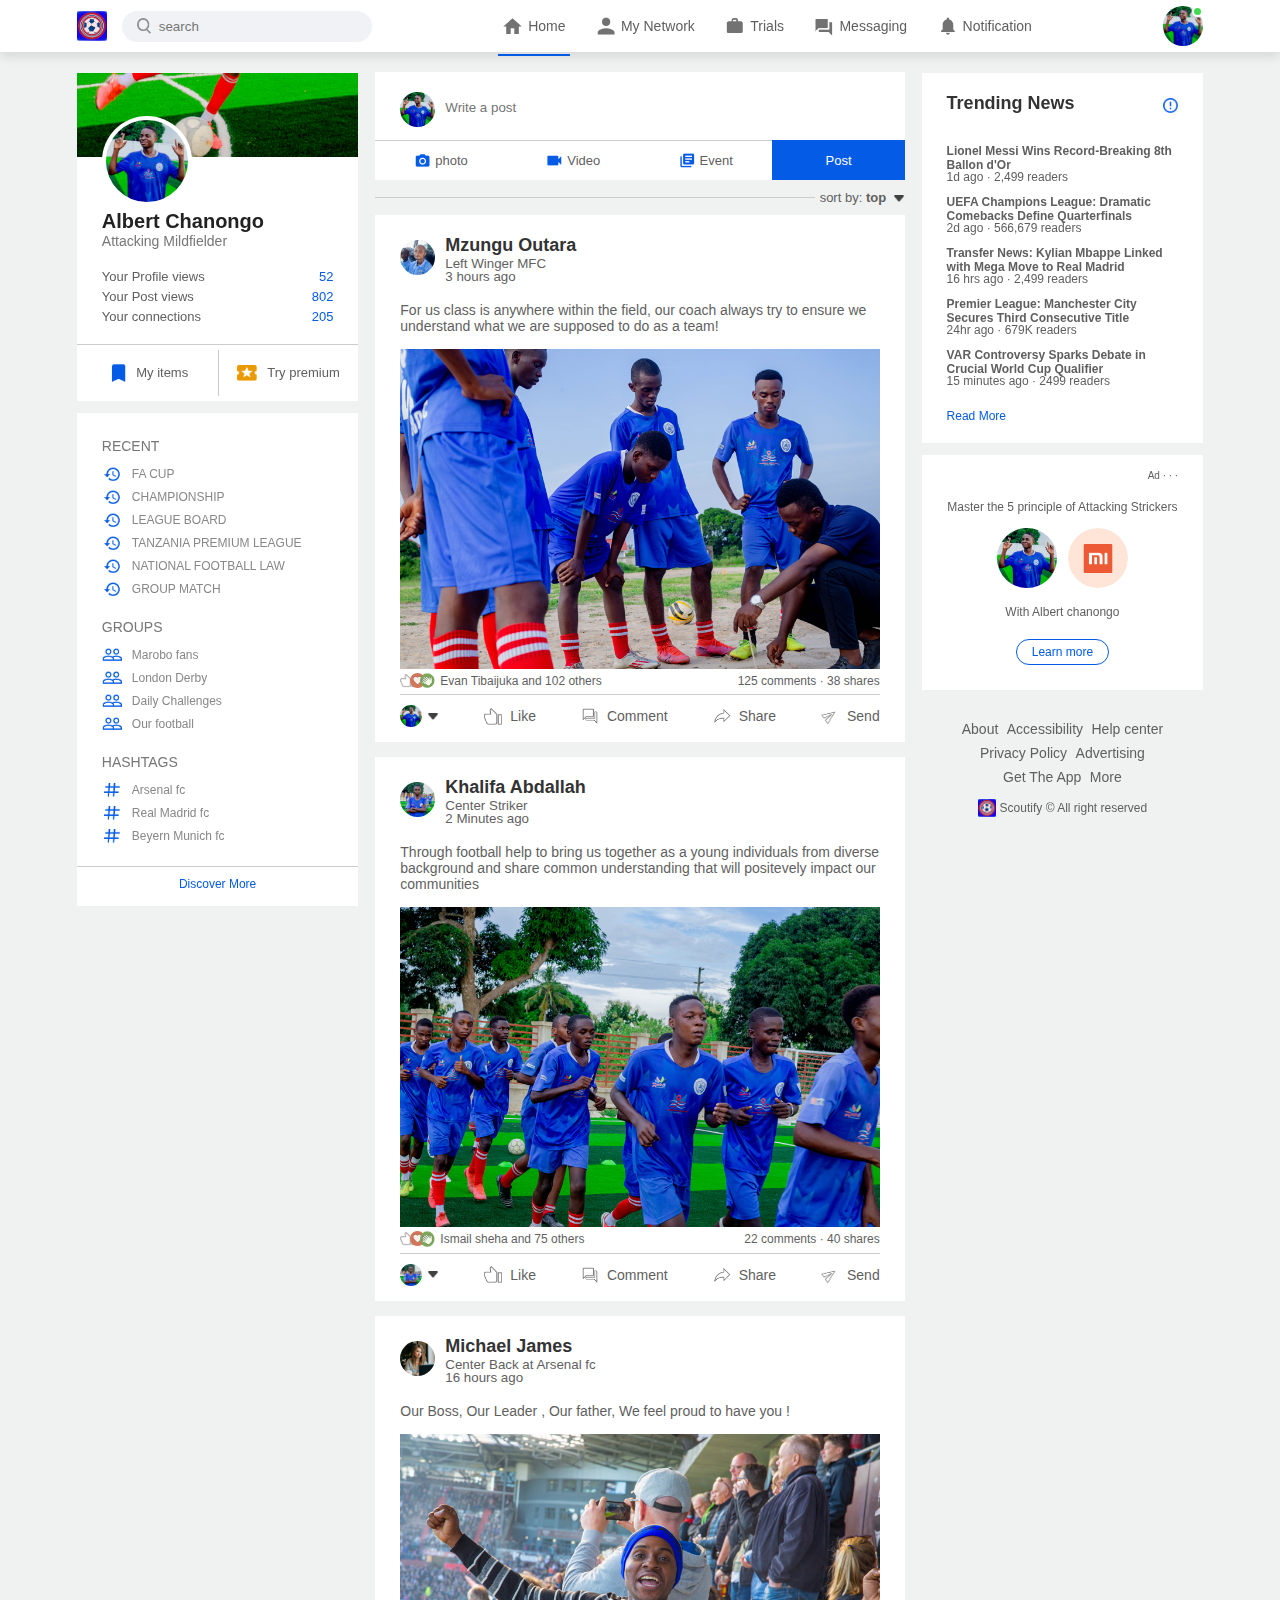
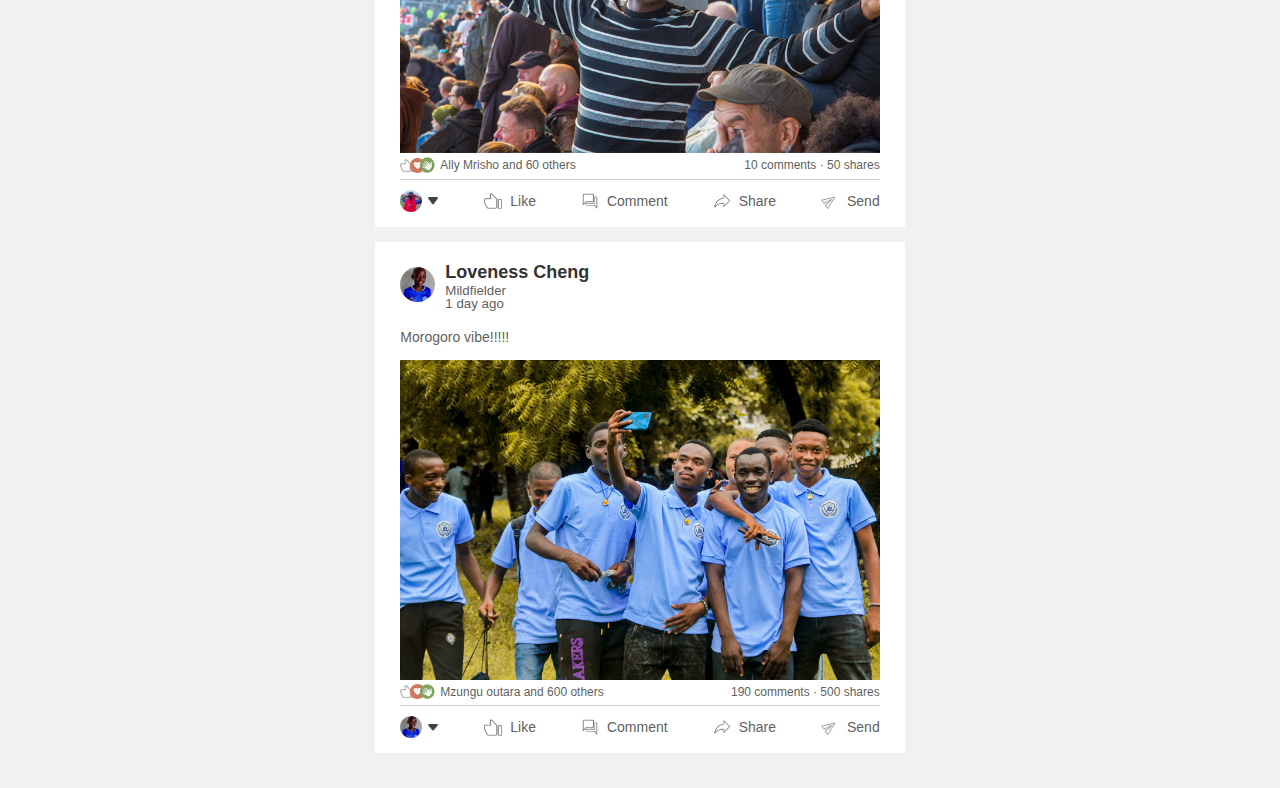
<file: index.html>
<!DOCTYPE html>
<html lang="en">
<head>
    <meta charset="UTF-8">
    <meta name="viewport" content="width=device-width, initial-scale=1.0">
    <link rel="stylesheet" href="style.css">
    <title>Scoutify</title>
</head>
<body>

    <nav class="navbar">
<div class="navbar-left">
    <a href="#" class="logo"><img src="images/logo 1.png"></a>

<div class="search-box">
    <img src="images/search.png">
    <input type="text" placeholder="search">
</div>

</div>
<div class="navbar-center">
    <ul>
        <li><a href="index.html" class="active-link"><img src="images/home.png" ><span>Home</span></a></li>
        <li><a href="#"><img src="images/network.png" ><span>My Network</span></a></li>
        <li><a href="#"><img src="images/jobs.png" ><span>Trials</span></a></li>
        <li><a href="#"><img src="images/message.png" ><span>Messaging</span></a></li>
        <li><a href="#"><img src="images/notification.png" ><span>Notification</span></a></li>
    </ul>
</div>
<div class="navbar-right">
    <div class="online">
        <img src="images/user-11.png" class="nav-profile-img" onclick="toggleMenu()">
    </div>
    
</div>
<!------------------------profile-drop-down-menu------------>
        <div class="profile-menu-wrap" id="profileMenu">
            <div class="profile-menu">
                <div class="user-info">
                    <img src="images/user-11.png">
                    <div>
                        <h3>Albert Chanongo</h3>
                        <a href="profile.html">see your profile</a>
                    </div>
                </div>
                <hr>
                <a href="#" class="profile-menu-link">
                    <img src="images/feedback.png">
                    <p>Give Feedback</p>
                    <span>></span>
                </a>
                <a href="#" class="profile-menu-link">
                    <img src="images/setting.png">
                    <p>Setting & Privacy</p>
                    <span>></span>
                </a>
                <a href="#" class="profile-menu-link">
                    <img src="images/help.png">
                    <p>Help & Support</p>
                    <span>></span>
                </a>
                <a href="#" class="profile-menu-link">
                    <img src="images/display.png">
                    <p>Display & Accessibility</p>
                    <span>></span>
                </a>
                <a href="#" class="profile-menu-link">
                    <img src="images/logout.png">
                    <p>Logout</p>
                    <span>></span>
                </a>
                </div>
            </div>
        </div>


    </nav>
    <!---------navbar close----------->
    
<div class="container">
    <!-----------------left-sidebar----------------->
    <div class="left-sidebar">
        <div class="sidebar-profile-box">
            <img src="images/cover-pic11.png" width="100%">
            <div class="sidebar-profile-info">
                <img src="images/user-11.png">
                <h1>Albert Chanongo</h1>
                <h3>Attacking Mildfielder</h3>
                <ul>
                    <li>Your Profile views<span>52</span></li>
                    <li>Your Post views<span>802</span></li>
                    <li>Your connections<span>205</span></li>
                </ul>
            </div>
            <div class="sidebar-profile-link">
                <a href="#"><img src="images/items.png">My items</a>
                <a href="#"><img src="images/premium.png">Try premium</a>
            </div>
        </div>
        <div class="sidebar-activity" id="sidebarActivity">
            <h3>RECENT</h3>
            <a href="#"><img src="images/recent.png">FA CUP</a>
            <a href="#"><img src="images/recent.png">CHAMPIONSHIP</a>
            <a href="#"><img src="images/recent.png">LEAGUE BOARD</a>
            <a href="#"><img src="images/recent.png">TANZANIA PREMIUM LEAGUE</a>
            <a href="#"><img src="images/recent.png">NATIONAL FOOTBALL LAW</a>
            <a href="#"><img src="images/recent.png">GROUP MATCH</a>

            <h3>GROUPS</h3>
            <a href="#"><img src="images/group.png">Marobo fans</a>
            <a href="#"><img src="images/group.png">London Derby</a>
            <a href="#"><img src="images/group.png">Daily Challenges</a>
            <a href="#"><img src="images/group.png">Our football</a>
            <h3>HASHTAGS</h3>
            <a href="#"><img src="images/hashtag.png">Arsenal fc</a>
            <a href="#"><img src="images/hashtag.png">Real Madrid fc</a>
            <a href="#"><img src="images/hashtag.png">Beyern Munich fc</a>
            <div class="discover-more-link">
                <a href="#">Discover More</a>
            </div>
        </div>
        <p id="showMoreLink" onclick="toggleActivity()">Show more <b>+</b></p>
    </div>





    <!----------------main-content------------------>
    <div class="main-content">
            <div class="create-post">
                <div class="create-post-input">
                    <img src="images/user-11.png">
                    <textarea rows="2" placeholder="Write a post"></textarea>
                </div>
                <div class="create-post-links">
                    <li><img src="images/photo.png">photo</li>
                    <li><img src="images/video.png">Video</li>
                    <li><img src="images/event.png">Event</li>
                    <li>Post</li>
                </div>
            </div>
            <div class="sort-by">
                <hr>
                <p>sort by: <span>top <img src="images/down-arrow.png"></span></p>
            </div>
            
            <div class="post">
                <div class="post-author">
                    <img src="images/user-33.png">
                    <div>
                        <h1>Mzungu Outara</h1>
                        <small>Left Winger MFC</small>
                        <small>3 hours ago</small>
                    </div>
                </div>
                <p>For us class is anywhere within the field, our coach always try to ensure we understand what we are supposed to do as a team!</p>
                <img src="images/post-image-11.png" width="100%">

                <div class="post-stats">
                    <div>
                        <img src="images/thumbsup.png">
                        <img src="images/love.png">
                        <img src="images/clap.png">
                        <span class="liked-users">Evan Tibaijuka and 102 others</span>
                    </div>
                    <div>
                        <span>125 comments &middot; 38 shares</span>
                    </div>
                </div>
                <div class="post-activity">
                    <div>
                        <img src="images/user-11.png" class="post-activity-user-icon">
                        <img src="images/down-arrow.png" class="post-activity-arrow-icon">
                    </div>
                    <div class="post-activity-link">
                        <img src="images/like.png">
                        <span>Like</span>
                    </div>
                    <div class="post-activity-link">
                        <img src="images/comment.png">
                        <span>Comment</span>
                    </div>
                    <div class="post-activity-link">
                        <img src="images/share.png">
                        <span>Share</span>
                    </div>
                    <div class="post-activity-link">
                        <img src="images/send.png">
                        <span>Send</span>
                    </div>
                </div>
            </div>
            <div class="post">
                <div class="post-author">
                    <img src="images/user-22.png">
                    <div>
                        <h1>Khalifa Abdallah</h1>
                        <small>Center Striker</small>
                        <small>2 Minutes ago</small>
                    </div>
                </div>
                <p>Through football help to bring us together as a young individuals from diverse background and share common understanding that will positevely impact our communities</p>
                <img src="images/post-image-22.png" width="100%">

                <div class="post-stats">
                    <div>
                        <img src="images/thumbsup.png">
                        <img src="images/love.png">
                        <img src="images/clap.png">
                        <span class="liked-users">Ismail sheha and 75 others</span>
                    </div>
                    <div>
                        <span>22 comments &middot; 40 shares</span>
                    </div>
                </div>
                <div class="post-activity">
                    <div>
                        <img src="images/user-22.png" class="post-activity-user-icon">
                        <img src="images/down-arrow.png" class="post-activity-arrow-icon">
                    </div>
                    <div class="post-activity-link">
                        <img src="images/like.png">
                        <span>Like</span>
                    </div>
                    <div class="post-activity-link">
                        <img src="images/comment.png">
                        <span>Comment</span>
                    </div>
                    <div class="post-activity-link">
                        <img src="images/share.png">
                        <span>Share</span>
                    </div>
                    <div class="post-activity-link">
                        <img src="images/send.png">
                        <span>Send</span>
                    </div>
                </div>
            </div>
            <div class="post">
                <div class="post-author">
                    <img src="images/user-4.png">
                    <div>
                        <h1>Michael James</h1>
                        <small>Center Back at Arsenal fc</small>
                        <small>16 hours ago</small>
                    </div>
                </div>
                <p>Our Boss, Our Leader , Our father, We feel proud to have you !</p>
                <img src="images/post-image-33.png" width="100%">

                <div class="post-stats">
                    <div>
                        <img src="images/thumbsup.png">
                        <img src="images/love.png">
                        <img src="images/clap.png">
                        <span class="liked-users">Ally Mrisho and 60 others</span>
                    </div>
                    <div>
                        <span>10 comments &middot; 50 shares</span>
                    </div>
                </div>
                <div class="post-activity">
                    <div>
                        <img src="images/user-44.png" class="post-activity-user-icon">
                        <img src="images/down-arrow.png" class="post-activity-arrow-icon">
                    </div>
                    <div class="post-activity-link">
                        <img src="images/like.png">
                        <span>Like</span>
                    </div>
                    <div class="post-activity-link">
                        <img src="images/comment.png">
                        <span>Comment</span>
                    </div>
                    <div class="post-activity-link">
                        <img src="images/share.png">
                        <span>Share</span>
                    </div>
                    <div class="post-activity-link">
                        <img src="images/send.png">
                        <span>Send</span>
                    </div>
                </div>
            </div>
            <div class="post">
                <div class="post-author">
                    <img src="images/user-55.png">
                    <div>
                        <h1>Loveness Cheng</h1>
                        <small>Mildfielder</small>
                        <small>1 day ago</small>
                    </div>
                </div>
                <p>Morogoro vibe!!!!!</p>
                <img src="images/post-image-44.png" width="100%">

                <div class="post-stats">
                    <div>
                        <img src="images/thumbsup.png">
                        <img src="images/love.png">
                        <img src="images/clap.png">
                        <span class="liked-users">Mzungu outara and 600 others</span>
                    </div>
                    <div>
                        <span>190 comments &middot; 500 shares</span>
                    </div>
                </div>
                <div class="post-activity">
                    <div>
                        <img src="images/user-55.png" class="post-activity-user-icon">
                        <img src="images/down-arrow.png" class="post-activity-arrow-icon">
                    </div>
                    <div class="post-activity-link">
                        <img src="images/like.png">
                        <span>Like</span>
                    </div>
                    <div class="post-activity-link">
                        <img src="images/comment.png">
                        <span>Comment</span>
                    </div>
                    <div class="post-activity-link">
                        <img src="images/share.png">
                        <span>Share</span>
                    </div>
                    <div class="post-activity-link">
                        <img src="images/send.png">
                        <span>Send</span>
                    </div>
                </div>
            </div>

    </div>
    <!-----------------right-sidebar----------------->
    <div class="right-sidebar">
        <div class="sidebar-news">
            <img src="images/more.png" class="info-icon">
            <h3>Trending News</h3>
            <a href="#">Lionel Messi Wins Record-Breaking 8th Ballon d'Or</a>
            <span>1d ago &middot; 2,499 readers</span>

            <a href="#">UEFA Champions League: Dramatic Comebacks Define Quarterfinals</a>
            <span>2d ago &middot; 566,679 readers</span>

            <a href="#">Transfer News: Kylian Mbappe Linked with Mega Move to Real Madrid</a>
            <span>16 hrs ago &middot; 2,499 readers</span>

            <a href="#">Premier League: Manchester City Secures Third Consecutive Title</a>
            <span>24hr ago &middot; 679K readers</span>

            <a href="#">VAR Controversy Sparks Debate in Crucial World Cup Qualifier </a>
            <span>15 minutes ago &middot; 2499 readers</span>

            <a href="#" class="read-more-link">Read More</a>
        </div>
        <div class="sidebar-ad">
            <small>Ad &middot; &middot; &middot;</small>
            <p>Master the 5 principle of Attacking Strickers</p>
            <div>
                <img src="images/user-11.png">
                <img src="images/mi-logo.png" alt="">
                <b>With Albert chanongo</b>
                <a href="#" class="ad-link">Learn more</a>
            </div>
            </div>
            <div class="sidebar-useful-links">
                <a href="#">About</a>
                <a href="#">Accessibility</a>
                <a href="#">Help center</a>
                <a href="#">Privacy Policy</a>
                <a href="#">Advertising</a>
                <a href="#">Get The App</a>
                <a href="#">More</a>

                <div class="copyright-msg">
                    <img src="images/logo 1.png">
                    <p>Scoutify &#169; All right reserved</p>
                </div>
            </div>
        </div>
    </div>
</div>

<script>
let profileMenu = document.getElementById("profileMenu")

function toggleMenu(){
   
    profileMenu.classList.toggle("open-menu");
}



let sideActivity = document.getElementById("sidebarActivity");
     let moreLink = document.getElementById("showMoreLink");

     function toggleActivity(){
        sideActivity.classList.toggle("open-activity");

        if(sideActivity.classList.contains("open-activity")){
            moreLink.innerHTML = "show less <b>-</b>";
        }
        else{
            moreLink.innerHTML = "show less <b>+</b>";
        }
     }
</script>


</body>
</html>
</file>
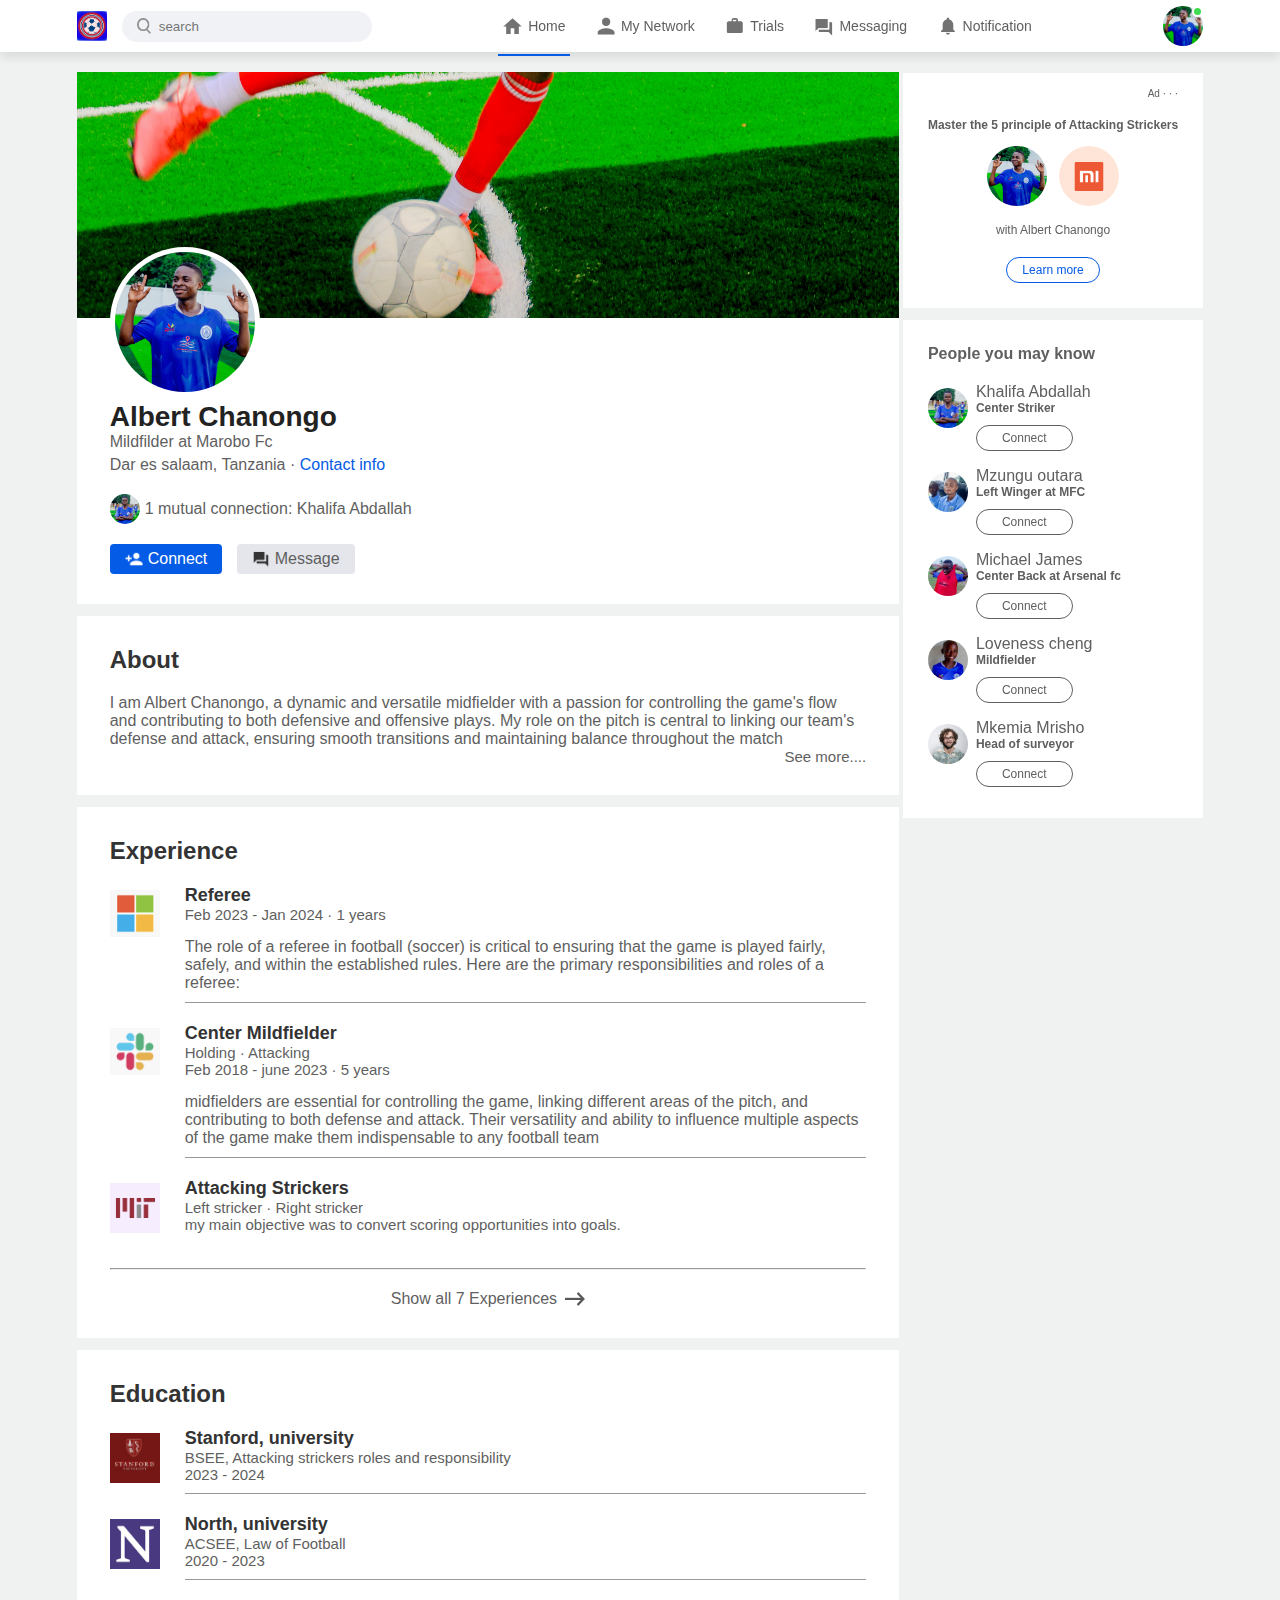
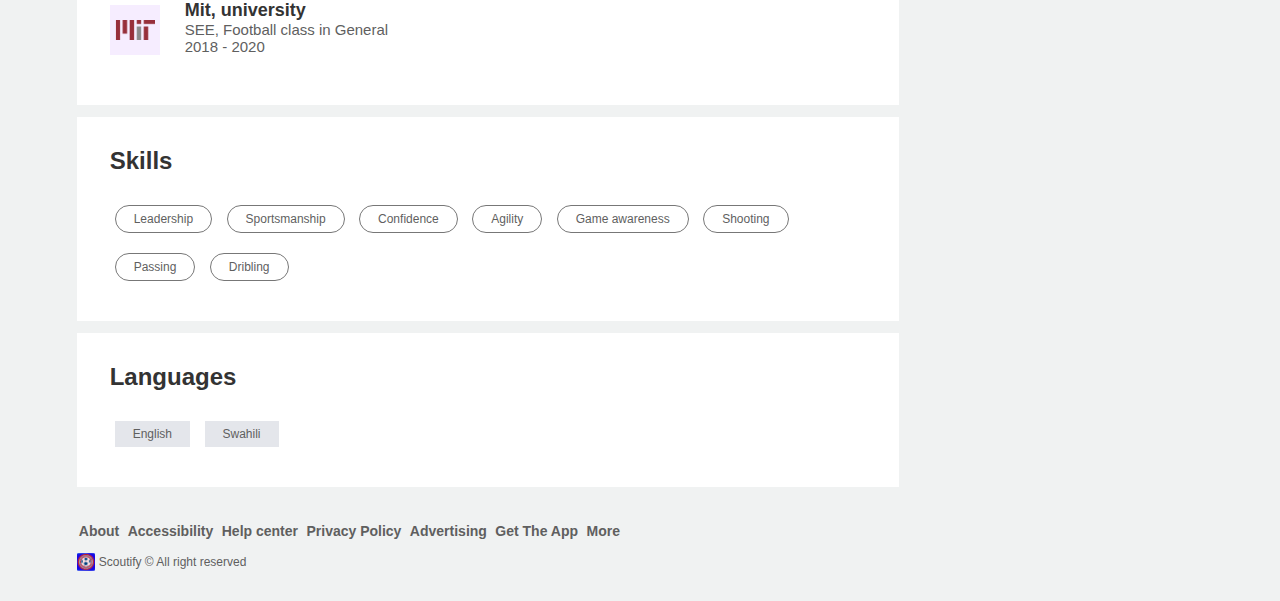
<file: profile.html>
<!DOCTYPE html>
<html lang="en">
<head>
    <meta charset="UTF-8">
    <meta name="viewport" content="width=device-width, initial-scale=1.0">
    <link rel="stylesheet" href="style.css">
    <title>Scoutify</title>
</head>
<body>

    <nav class="navbar">
<div class="navbar-left">
    <a href="index.html" class="logo"><img src="images/logo 1.png"></a>

<div class="search-box">
    <img src="images/search.png">
    <input type="text" placeholder="search">
</div>

</div>
<div class="navbar-center">
    <ul>
        <li><a href="index.html" class="active-link"><img src="images/home.png" ><span>Home</span></a></li>
        <li><a href="#"><img src="images/network.png" ><span>My Network</span></a></li>
        <li><a href="#"><img src="images/jobs.png" ><span>Trials</span></a></li>
        <li><a href="#"><img src="images/message.png" ><span>Messaging</span></a></li>
        <li><a href="#"><img src="images/notification.png" ><span>Notification</span></a></li>
    </ul>
</div>
<div class="navbar-right">
    <div class="online">
        <img src="images/user-11.png" class="nav-profile-img" onclick="toggleMenu()">
    </div>
    
</div>
<!------------------------profile-drop-down-menu------------>
        <div class="profile-menu-wrap" id="profileMenu">
            <div class="profile-menu">
                <div class="user-info">
                    <img src="images/user-11.png">
                    <div>
                        <h3>Albert Chanongo</h3>
                        <a href="profile.html">see your profile</a>
                    </div>
                </div>
                <hr>
                <a href="#" class="profile-menu-link">
                    <img src="images/feedback.png">
                    <p>Give Feedback</p>
                    <span>></span>
                </a>
                <a href="#" class="profile-menu-link">
                    <img src="images/setting.png">
                    <p>Setting & Privacy</p>
                    <span>></span>
                </a>
                <a href="#" class="profile-menu-link">
                    <img src="images/help.png">
                    <p>Help & Support</p>
                    <span>></span>
                </a>
                <a href="#" class="profile-menu-link">
                    <img src="images/display.png">
                    <p>Display & Accessibility</p>
                    <span>></span>
                </a>
                <a href="#" class="profile-menu-link">
                    <img src="images/logout.png">
                    <p>Logout</p>
                    <span>></span>
                </a>
                </div>
            </div>
        </div>


    </nav>
    <!---------navbar close----------->
    
    <div class="container">
        <div class="profile-main">
           <div class="profile-container">
            <img src="images/cover-pic11.png" width="100%">
            <div class="profile-container-inner">
                <img src="images/user-11.png" class="profile-pic">
                <h1>Albert Chanongo</h1>
                <b>Mildfilder at Marobo Fc</b>
                <p>Dar es salaam, Tanzania &middot; <a href="#">Contact info</a></p>
                <div class="mutual-connection">
                    <img src="images/user-22.png">
                    <span>1 mutual connection: Khalifa Abdallah</span>
                </div>
                <div class="profile-btn">
                    <a href="#" class="primary-btn"><img src="images/connect.png">Connect</a>
                    <a href="#"><img src="images/chat.png">Message</a>
                </div>
            </div>
           </div>
           <div class="profile-description">
            <h2>About</h2>
            <p>I am Albert Chanongo, a dynamic and versatile midfielder with a passion for controlling the game's flow and contributing to both defensive and offensive plays. My role on the pitch is central to linking our team's defense and attack, ensuring smooth transitions and maintaining balance throughout the match</p>
                <a href="#" class="see-more-link">See more....</a>
           </div>
           <div class="profile-description">
            <h2>Experience</h2>
            <div class="profile-desc-row">
                <img src="images/microsoft.png">
                <div>
                    <h3>Referee</h3>
                    <b>Feb 2023 - Jan 2024 &middot; 1 years</b>
                    <p>The role of a referee in football (soccer) is critical to ensuring that the game is played fairly, safely, and within the established rules. Here are the primary responsibilities and roles of a referee:</p>
                        <hr>
                </div>
            </div>
            <div class="profile-desc-row">
                <img src="images/slack.png">
                <div>
                    <h3>Center Mildfielder</h3>
                    <b>Holding &middot; Attacking</b>
                    <b>Feb 2018 - june 2023 &middot; 5 years</b>
                    <p>midfielders are essential for controlling the game, linking different areas of the pitch, and contributing to both defense and attack. Their versatility and ability to influence multiple aspects of the game make them indispensable to any football team</p>
                        <hr>
                </div>
            </div>
            <div class="profile-desc-row">
                <img src="images/mit.png">
                <div>
                    <h3>Attacking Strickers</h3>
                    <b>Left stricker &middot; Right stricker</b>
                    <b>my main objective was to convert scoring opportunities into goals.</p>
                </div>
            </div>
            <hr>
            <a href="#" class="experience-link">Show all 7 Experiences <img src="images/right-arrow.png"></a>
           </div>
          <div class="profile-description">
            <h2>Education</h2>
            <div class="profile-desc-row">
                <img src="images/stanford.png">
                <div>
                    <h3>Stanford, university</h3>
                    <b>BSEE, Attacking strickers roles and responsibility</b>
                    <b>2023 - 2024</b>
                    <hr>
                </div>
            </div>
            <div class="profile-desc-row">
                <img src="images/north.png">
                <div>
                    <h3>North, university</h3>
                    <b>ACSEE, Law of Football</b>
                    <b>2020 - 2023</b>
                    <hr>
                </div>
            </div>
            <div class="profile-desc-row">
                <img src="images/mit.png">
                <div>
                    <h3>Mit, university</h3>
                    <b>SEE, Football class in General</b>
                    <b>2018 - 2020</b>
                </div>
            </div>
          </div>
            <div class="profile-description">
                <h2>Skills</h2>
                <a href="#" class="skills-btn">Leadership</a>
                <a href="#" class="skills-btn">Sportsmanship</a>
                <a href="#" class="skills-btn">Confidence</a>
                <a href="#" class="skills-btn">Agility</a>
                <a href="#" class="skills-btn">Game awareness</a>
                <a href="#" class="skills-btn">Shooting</a>
                <a href="#" class="skills-btn">Passing</a>
                <a href="#" class="skills-btn">Dribling</a>
            </div>
            <div class="profile-description">
                <h2>Languages</h2>
                <a href="#" class="language-btn">English</a>
                <a href="#" class="language-btn">Swahili</a>
            </div>


        </div>
        <!------------profile-sidebar-------------->
        <div class="profile-sidebar">
            <div class="sidebar-ad">
                <small>Ad &middot; &middot; &middot;</small>
                <p>Master the 5 principle of Attacking Strickers</p>
                <div>
                    <img src="images/user-11.png">
                    <img src="images/mi-logo.png" alt="">
                </div>
                    <b>with Albert Chanongo</b>
                    <a href="#" class="ad-link">Learn more</a>
                </div>
                <div class="sidebar-people">
                    <h3>People you may know</h3>
                    <div class="sidebar-people-row">
                        <img src="images/user-22.png">
                        <div>
                            <h2>Khalifa Abdallah</h2>
                            <p>Center Striker</p>
                            <a href="#">Connect</a>
                        </div>
                    </div>
                    <div class="sidebar-people-row">
                        <img src="images/user-33.png">
                        <div>
                            <h2>Mzungu outara</h2>
                            <p>Left Winger at MFC</p>
                            <a href="#">Connect</a>
                        </div>
                    </div>
                    <div class="sidebar-people-row">
                        <img src="images/user-44.png">
                        <div>
                            <h2>Michael James</h2>
                            <p>Center Back at Arsenal fc</p>
                            <a href="#">Connect</a>
                        </div>
                    </div>
                    <div class="sidebar-people-row">
                        <img src="images/user-55.png">
                        <div>
                            <h2>Loveness cheng</h2>
                            <p>Mildfielder</p>
                            <a href="#">Connect</a>
                        </div>
                    </div>
                    <div class="sidebar-people-row">
                        <img src="images/user-2.png">
                        <div>
                            <h2>Mkemia Mrisho</h2>
                            <p>Head of surveyor</p>
                            <a href="#">Connect</a>
                        </div>
                    </div>
                </div>

        </div>
    </div>
<div class="profile-footer">
    <div class="sidebar-useful-links">
        <a href="#">About</a>
        <a href="#">Accessibility</a>
        <a href="#">Help center</a>
        <a href="#">Privacy Policy</a>
        <a href="#">Advertising</a>
        <a href="#">Get The App</a>
        <a href="#">More</a>

        <div class="copyright-msg">
            <img src="images/logo 1.png">
            <p>Scoutify &#169; All right reserved</p>
        </div>
    </div>
</div>

<script>
let profileMenu = document.getElementById("profileMenu")

function toggleMenu(){
   
    profileMenu.classList.toggle("open-menu");
}

</script>

</body>
</html>
</file>
<file: style.css>
*{
    margin: 0;
    padding: 0;
    font-family: 'poppins',sans-serif;
    box-sizing: border-box;
}

body{
    background: #f0f2f2;
    color: #5f5f5f;
}

a{
    text-decoration: none;
    color: #5f5f5f;
}

.navbar{
    display: flex;
    align-items: center;
    justify-content: space-between;
    background: #fff;
    padding: 6px 6%;
    position: sticky;
    top: 0;
    z-index: 100;
    box-shadow: 0 5px 10px rgba(0, 0, 0, 0.1);
}

.logo img{
    width: 30px;
    margin-right: 15px;
    display: block;
}

.navbar-center ul li{
    display: inline-block;
    list-style: none;
}

.navbar-center ul li a{
    display: flex;
    align-items: center;
    font-size: 14px;
    margin: 5px 8px;
    padding-right: 5px;
    position: relative;
}

.navbar-center ul li a img{
    width: 30px;
}

.navbar-center ul li a::after{
    content: '';
    width: 0;
    height: 2px;
    background: #045be6;
    position: absolute;
    bottom: -15px;
    transition: width 0.3s;
}

.navbar-center ul li a:hover::after,
.navbar-center ul li a.active-link::after{
    width: 100%;
}

.nav-profile-img{
    width: 40px;
    border-radius: 50%;
    display: block;
    cursor: pointer;
    position: relative;
}

.online{
   position: relative; 
}

.online::after{
    content: '';
    width: 7px;
    height: 7px;
    border: 2px solid #fff;
    border-radius: 50%;
    right: 0px;
    top: 0px;
    background: #41db51;
    position: absolute;
}

.search-box{
    background: #f0f2f5;
    width: 250px;
    border-radius: 20px;
    display: flex;
    align-items: center;
    padding: 0 15px;
}

.navbar-left{
    display: flex;
    align-items: center;
}

.search-box img{
    width: 14px;
}

.search-box input{
    width: 100%;
    background: transparent;
    padding: 8px;
    outline: none;
    border: 0;
}

/*---------------navbar end--------------*/

.container{
    padding: 20px 6%;
    display: flex;
    flex-wrap: wrap;
    justify-content: space-between;
}

/*-----------left-sidebar---------*/
.left-sidebar{
    flex-basis: 25%;
    align-self: flex-start;
    position: sticky;
    top: 73px;
}
.sidebar-profile-box{
    background: #fff;
}
.sidebar-profile-info{
    padding: 0 25px;
}
.sidebar-profile-info img{
    width: 90px;
    border-radius: 50%;
    background: #fff;
    padding: 4px;
    margin-top: -45px;
}
.sidebar-profile-info h1{
    font-size: 20px;
    font-weight: 600;
    color: #222;
}
.sidebar-profile-info h3{
    font-size: 14px;
    font-weight: 500;
    color: #777;
}
.sidebar-profile-info ul{
    list-style: none;
    margin: 20px 0;
}
.sidebar-profile-info ul li{
    width: 100%;
    margin: 5px 0;
    font-size: 13px;
}
.sidebar-profile-info ul li span{
    float: right;
    color: #045be6;
}
.sidebar-profile-link{
    display: flex;
    align-items: center;
    border-top: 1px solid #ccc;
}
.sidebar-profile-link a{
    flex-basis: 50%;
    display: flex;
    align-items: center;
    justify-content: center;
    padding: 15px 0;
    font-size: 13px;
    border-left: 1px solid #ccc;
}
.sidebar-profile-link a:first-child{
    border-left: 0;
}
.sidebar-profile-link a img{
    width: 20px;
    margin-right: 10px;
}
.sidebar-activity{
    background: #fff;
    padding: 5px 25px;
    margin: 12px 0;
}
.sidebar-activity h3{
    color: #777;
    font-size: 14px;
    font-weight: 500;
    margin: 20px 0 10px;
}
.sidebar-activity a{
    display: flex;
    align-items: center;
    font-size: 12px;
    font-weight: 500;color: #888;
    margin: 3px 0;
}
.sidebar-activity a img{
    width: 20px;
    margin-right: 10px;
}
.discover-more-link{
    border-top: 1px solid #ccc;
    text-align: center;
    margin-top: 20px;
    margin-left: -25px;
    margin-right: -25px;
}
.discover-more-link a{
    color: #045be6;
    display: inline-block;
    margin: 10px 0;
}


/*-----------right-sidebar---------*/
.right-sidebar{
    flex-basis: 25%;
    align-self: flex-start;
    position: sticky;
    top: 73px;
}
.sidebar-news{
    background: #fff;
    padding: 10px 25px;
}

.info-icon{
    width: 15px;
    float: right;
    margin-top: 15px;
}

.sidebar-news h3{
    font-size: 18px;
    font-weight: 600;
    color: #333;
    margin: 10px 0 30px;
}

.sidebar-news a{
    display: block;
    font-size: 12px;
    font-weight: 600;
    margin-top: 10px;
    margin-bottom: -5px;
}
.sidebar-news span{
    font-size: 12px;
}
.sidebar-news .read-more-link{
    color: #045be6;
    font-weight: 500;
    margin: 20px 0 10px;
}
.sidebar-ad{
    background: #fff;
    padding: 15px 25px;
    text-align: center;
    margin: 12px 0;
    font-size: 12px;
}
.sidebar-ad img{
    width: 60px;
    border-radius: 50%;
    margin: 4px;
}
.sidebar-ad small{
    float: right;
    font-weight: 500;
}
.sidebar-ad p{
    margin-top: 30px;
    margin-bottom: 10px;
}
.sidebar-ad b{
    display: block;
    font-weight: 500;
    margin-top: 10px;
}
.ad-link{
    display: inline-block;
    border: 1px solid #045be6;
    border-radius: 30px;
    padding: 5px 15px;
    color: #045be6;
    font-weight: 500;
    margin: 20px auto 10px;
}
.sidebar-useful-links{
    padding: 15px 25px;
    text-align: center;
}
.sidebar-useful-links a{
    display: inline-block;
    font-size: 14px;
    margin: 4px 2px;
}
.copyright-msg{
    display: flex;
    align-items: center;
    justify-content: center;
    font-size: 12px;
    margin-top: 10px;
    font-weight: 500;
}
.copyright-msg img{
    width: 18px;
    margin-right: 4px;
}

/*-----------main-content---------*/
.main-content{
    flex-basis: 47%;
}
.create-post{
    background: #fff;
}
.create-post-input{
    padding: 20px 25px 10px;
    display: flex;
    align-items: flex-start;
}
.create-post-input img{
    width: 35px;
    border-radius: 50%;
    margin-right: 10px;
}
.create-post-input textarea{
    width: 100%;
    border: 0;
    outline: 0;
    resize: none;
    background: transparent;
    margin-top: 8px;
}
::placeholder{
    font-weight: 500;
}
.create-post-links{
    display: flex;
    align-items: flex-start;
}
.create-post-links li{
    list-style: none;
    border-top: 1px solid #ccc;
    border-radius: 1px solid #ccc;
    flex-basis: 25%;
    height: 40px;
    font-size: 13px;
    display: flex;
    align-items: center;
    justify-content: center;
    cursor: pointer;
}
.create-post-links li img{
    width: 15px;
    margin-right: 5px;
}
.create-post-links li:last-child{
    background: #045be6;
    color: #fff;
    border-top: 0;
    border-right: 0;
}
.sort-by{
    display: flex;
    align-items: center;
    margin: 10px 0;
}
.sort-by hr{
    flex: 1;
    border: 0;
    height: 1px;
    background: #ccc;
}
.sort-by p{
    font-size: 13px;
    padding-left: 5px;
}
.sort-by p span{
    font-weight: 600;
    cursor: pointer;
}
.sort-by p span img{
    width: 12px;
    margin-left: 3px;
}

.post{
    background: #fff;
    padding: 20px 25px 5px;
    margin: 5px 0 15px;
}
.post-author{
    display: flex;
    align-items: flex-start;
    margin-bottom: 20px;
}
.post-author img{
    width: 35px;
    border-radius: 50%;
    margin-right: 10px;
    margin-top: 5px;
}
.post-author h1{
    font-size: 18px;
    font-weight: 600;
    color: #333;
}
.post-author small{
    display: block;
    margin-bottom: -2px;
}
.post p{
    font-size: 14px;
    margin-bottom: 15px;
}
.post-stats{
    display: flex;
    flex-wrap: wrap;
    align-items: center;
    justify-content: space-between;
    font-size: 12px;
    border-bottom: 1px solid #ccc;
    padding-bottom: 6px;
}
.post-stats div{
    display: flex;
    align-items: center;
}
.post-stats img{
    width: 15px;
    margin-right: -5px;
}
.liked-users{
    margin-left: 10px;
}
.post-activity{
    display: flex;
    align-items: center;
    justify-content: space-between;
    padding: 10px 0;
    font-size: 14px;
    font-weight: 500;
}
.post-activity div{
    display: flex;
    align-items: center;
}
.post-activity-user-icon{
    width: 22px;
    border-radius: 50%;
}
.post-activity-arrow-icon{
    width: 12px;
    margin-left: 5px;
}
.post-activity-link img{
    width: 18px;
    margin-right: 8px;
}

/*--------------profile-drop-down-menu-----------*/
.profile-menu-wrap{
    position: absolute;
    top: 100%;
    right: 5%;
    width: 320px;
    max-height: 0;
    overflow: hidden;
    transition: max-height 0.5s;
}
.profile-menu-wrap.open-menu{
    max-height: 400px;
}

.profile-menu{
    background: #222;
    color: #fff;
    padding: 20px;
    margin: 10px;
}
.user-info{
    display: flex;
    align-items: center;
}
.user-info img{
    width: 50px;
    border-radius: 50%;
    margin-right: 15px;
}
.user-info h3{
    font-weight: 500;
    margin-bottom: -7px;
}
.user-info a{
    color: #c9dbf8;
    font-size: 13px;
}
.profile-menu hr{
    border: 0;
    height: 1px;
    width: 100%;
    background: #fff;
    margin: 15px 0 10px;
}
.profile-menu-link{
    display: flex;
    align-items: center;
    color: #fff;
    margin: 12px 0;
    font-size: 14px;
}
.profile-menu-link p{
    width: 100%;
}
.profile-menu-link img{
    width: 35px;
    border-radius: 50%;
    margin-right: 15px;
}

.profile-main{
    flex-basis: 73%;
}
.profile-sidebar{
    flex-basis: 25%;
    align-self: flex-start;
    position: sticky;
    top: 73px;
}
.profile-container{
    background: #fff;
}
.profile-container-inner{
    padding: 0 4% 10px;
}
.profile-pic{
    width: 150px;
    border-radius: 50%;
    margin-top: -75px;
    padding: 5px;
    background: #fff;
}
.profile-container h1{
    font-size: 28px;
    font-weight: 600;
    color: #222;
}
.profile-container b{
    font-weight: 500;
}
.profile-container p{
    margin-top: 5px;
}
.profile-container p a{
    color: #045be6;
    font-weight: 500;
}
.profile-menu-wrap{
    position: absolute;
    top: 100%;
    right: 5%;
    width: 320px;
}
.profile-menu{
    background: #222;
    color: #fff;
    padding: 20px;
    margin: 10px;
}
.user-info{
    display: flex;
    align-items: center;
}
.user-info img{
    width: 50px;
    border-radius: 50%;
    margin-right: 15px;
}
.user-info h3{
    font-weight: 500;
    margin-bottom: -7px;
}
.user-info a{
    color: #c9dbf8;
    font-size: 13px;
}
.profile-menu hr{
    border: 0;
    height: 1px;
    width: 100%;
    background: #fff;
    margin: 15px 0 10px;
}
.profile-menu-link{
    display: flex;
    align-items: center;
    color: #fff;
    margin: 12px 0;
    font-size: 14px;
}
.mutual-connection{
    display: flex;
    align-items: center;
    margin: 20px 0;
}
.mutual-connection img{
    width: 30px;
    border-radius: 50%;
    margin-right: 5px;
}
.profile-btn{
    margin: 20px 0;
}
.profile-btn a{
    display: inline-flex;
    align-items: center;
    background: #e4e6eb;
    padding: 6px 15px;
    border-radius: 4px;
    margin-right: 10px;
}
.profile-btn a img{
    width: 18px;
    margin-right: 5px;
}
.profile-btn .primary-btn{
    background: #045be6;
    color: #fff;
}
.profile-description{
    background: #fff;
    padding: 20px 4% 30px;
    margin: 12px 0;
}
.profile-description h2{
    color: #333;
    margin: 10px 0 20px;
    font-weight: 600;
}
.see-more-link{
    display: block;
    text-align: right;
    font-size: 15px;
}
.profile-desc-row{
    display: flex;
    align-items: flex-start;
    margin: 20px 0;
}
.profile-desc-row img{
    width: 50px;
    margin-right: 25px;
    margin-top: 5px;
}
.profile-desc-row div{
    width: 100%;
}
.profile-desc-row h3{
    font-size: 18px;
    font-weight: 600;
    color: #333;
}
.profile-desc-row b{
    display: block;
    font-weight: 500;
    font-size: 15px;
}
.profile-desc-row p{
    margin-top: 15px;
}
.profile-desc-row hr{
    border: 0;
    border-bottom: 1px solid #999;
    margin-top: 10px;
}
.experience-link{
    display: flex;
    align-items: center;
    justify-content: center;
    padding-top: 20px;
    font-weight: 500;
}
.experience-link img{
    width: 20px;
    margin-left: 8px;
}
.skills-btn{
    display: inline-block;
    margin: 10px 5px;
    padding: 6px 18px;
    border: 1px solid #777;
    border-radius: 30px;
    font-size: 12px;
    font-weight: 500;
}
.language-btn{
    display: inline-block;
    margin: 10px 5px;
    padding: 6px 18px;
    background: #e4e6eb;
    font-size: 12px;
    font-weight: 500;
}
/*----------profile-right-sidebar-------------*/
.profile-sidebar .sidebar-ad{
    margin: 0;
}
.sidebar-people{
    background: #fff;
    padding: 15px 25px;
    margin: 12px 0;
    font-size: 12px;
}
.sidebar-people h3{
    font-size: 16px;
    font-weight: 600;
    margin: 10px 0 20px;
}
.sidebar-people-row{
    display: flex;
    align-items: flex-start;
    margin: 6px 0;
}
.sidebar-people-row img{
    width: 40px;
    border-radius: 50%;
    margin-right: 8px;
    margin-top: 5px;
}
.sidebar-people-row h2{
    font-weight: 500;
    font-size: 16px;
}
.sidebar-people-row a{
    display: inline-block;
    margin: 10px 0;
    padding: 5px 25px;
    border: 1px solid #5f5f5f;
    border-radius: 30px;
    font-weight: 500;
}
.profile-footer{
    padding: 0 6% 30px;
}
.profile-footer .sidebar-useful-links{
    text-align: left;
    padding: 0;
}
.profile-footer .copyright-msg{
    justify-content: flex-start;
}
#showMoreLink{
    display: none;
}


/*-------------media query for small screen---------------*/

@media only screen and (max-width:600px){
    .search-box{
        background: transparent;
        width: auto;
        padding: 0;
    }
    .search-box input{
        width: 0;
        padding: 0;
    }
    .navbar-center ul li a span{
        display: none;
    }
    .navbar-center ul li a{
        padding-right: 0;
        margin: 5px;
    }
    .nav-profile-img{
        width: 30px;
    }
    .container{
        padding: 15px 3%;
    }
    .left-sidebar, .right-sidebar{
        flex-basis: 100%;
        position: relative;
        top: unset;
    }
    .main-content{
        flex-basis: 100%;
    }
    .post-stats div{
        margin: 2px 0;
    }
    .post-activity-link span{
        display: none;
    }
    .post-activity-link img{
        margin-right: 0;
    }
    .profile-main, .profile-sidebar{
        flex-basis: 100%;
    }
    .profile-container{
        font-size: 14px;
    }
    .profile-pic{
        width: 100px;
        margin-top: -50px;
    }
    .profile-description{
        font-size: 14px;
    }

    #showMoreLink{
        display: block;
        width: fit-content;
        margin: 10px auto;
        font-size: 14px;
        cursor: pointer;
    }

    .sidebar-activity{
        display: none;
    }
    .sidebar-activity .open-activity{
        display: block;
    }
}
</file>
